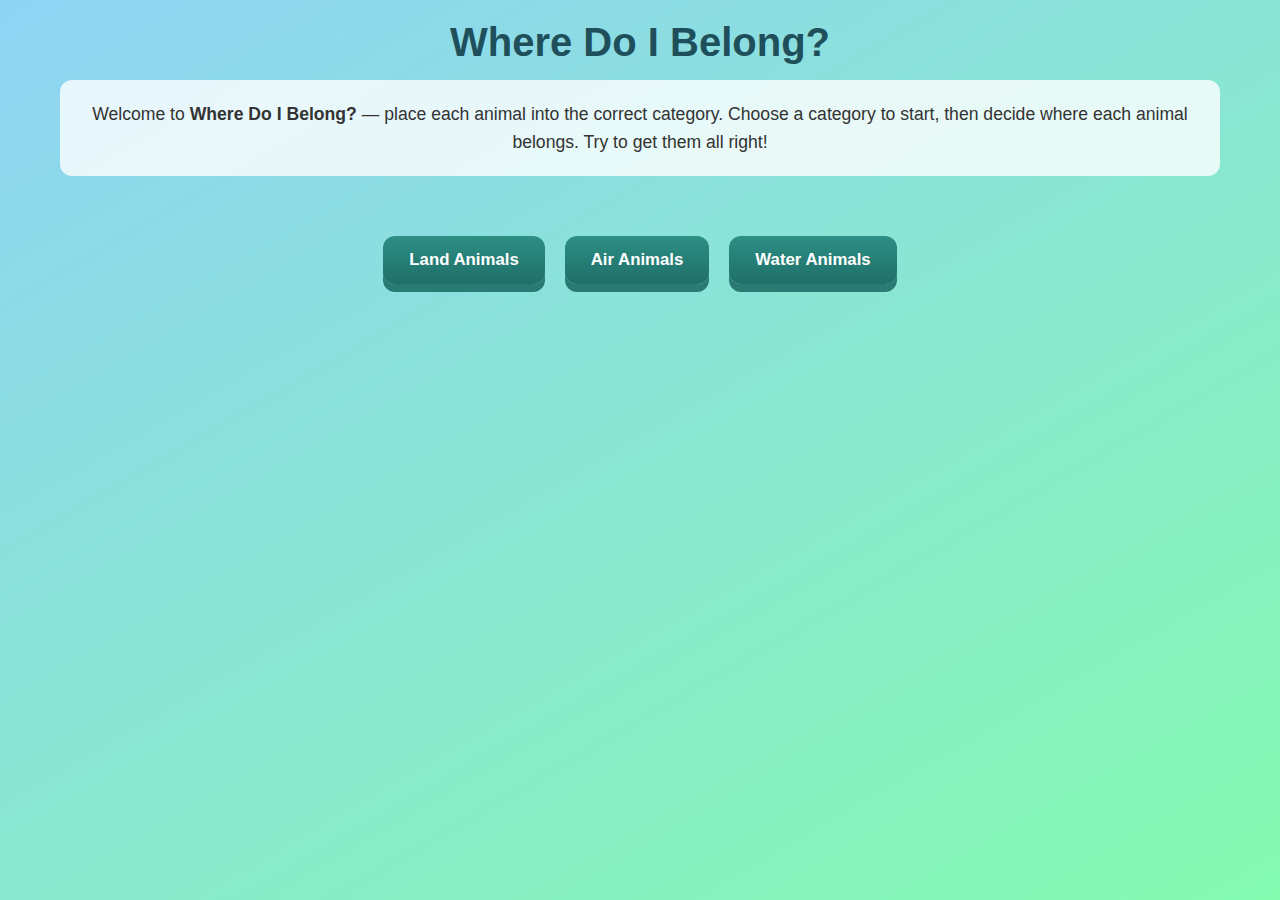
<file: index.html>
<!DOCTYPE html>
<html lang="en">
<head>
    <meta charset="UTF-8">
    <meta name="viewport" content="width=device-width, initial-scale=1.0">
    <title>Animal Guessing Game</title>
    <link rel="stylesheet" href="index.css">
</head>
<body>
    <header class="hero">
        <h1>Where Do I Belong?</h1>
        <p>
            Welcome to <strong>Where Do I Belong?</strong> — place each animal into the correct category.
            Choose a category to start, then decide where each animal belongs. Try to get them all right!
        </p>
        
    </header>

    <div id="category-selection" class="hero-actions" aria-label="Choose category">
        <button class="category-btn" data-target="land animals.html">Land Animals</button>
        <button class="category-btn" data-target="air animals.html">Air Animals</button>
        <button class="category-btn" data-target="water animals.html">Water Animals</button>
    </div>

    <script src="index.js"></script>
</body>
</html>
</file>
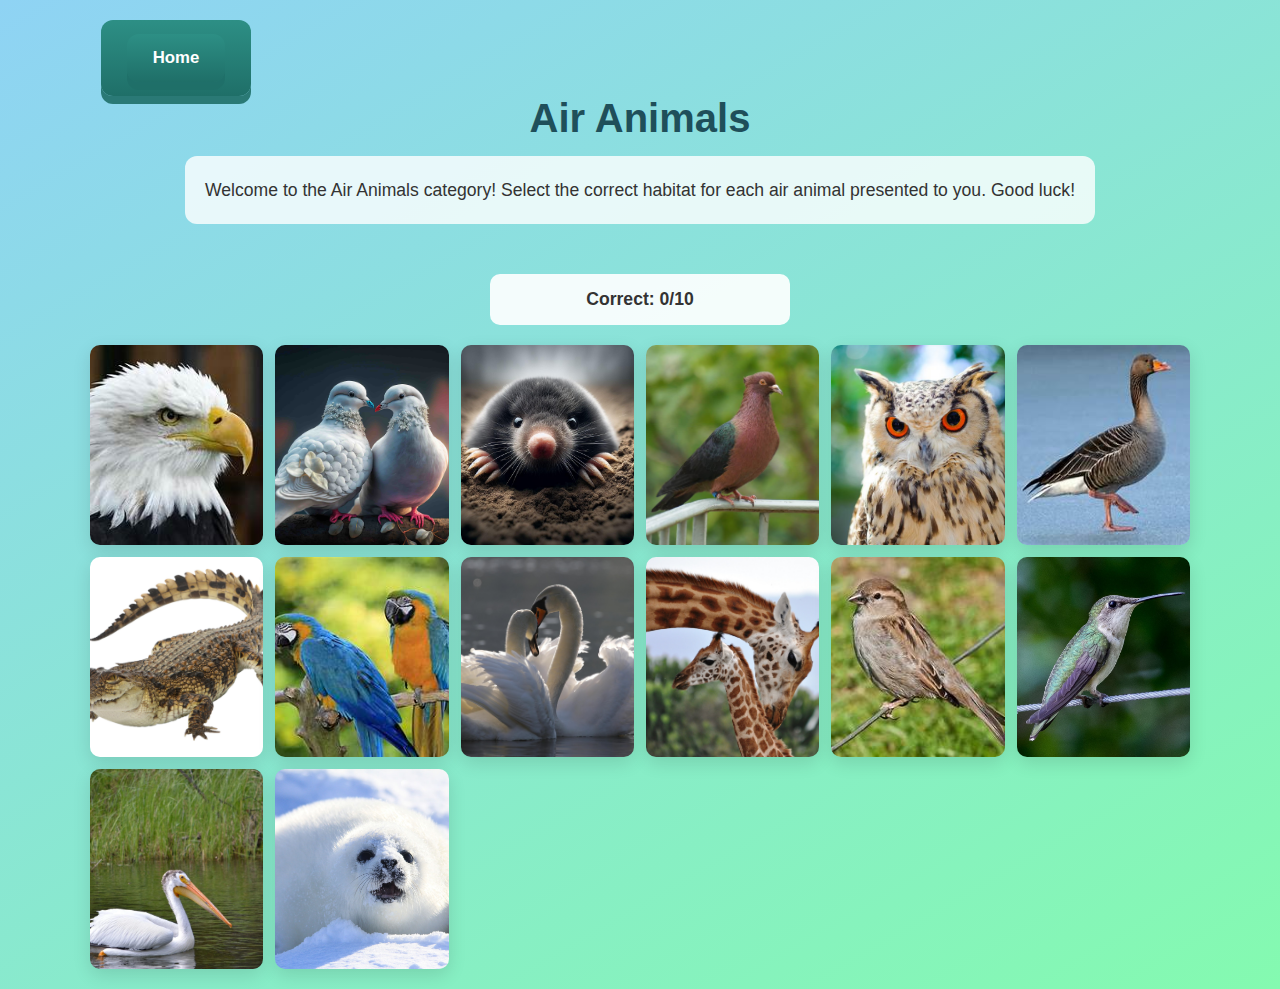
<file: air animals.html>
<!DOCTYPE html>
<html lang="en">
<head>
    <meta charset="UTF-8">
    <meta name="viewport" content="width=device-width, initial-scale=1.0">
    <title>🐦 Air Animals</title>
    <link rel="stylesheet" href="index.css">
    <link rel="icon" type="img" href="background.png">
</head>
<body>
    <div class="btn-home">
      <button class="category-btn" data-target="index.html">Home</button>
    </div>  
    
    <div>
    <h1>Air Animals</h1>
    <p>Welcome to the Air Animals category! Select the correct habitat 
        for each air animal presented to you. Good luck!</p>
    </div>

    <div class="animal-grid">
        <div class="animal-card"><img class="animal-img" src="images/eagle.jfif" alt="Eagle"></div>
        <div class="animal-card"><img class="animal-img" src="images/dove.jpg" alt="Dove"></div>
        <div class="animal-card"><img class="animal-img" src="images/mole.jpg" alt="Mole"></div>
        <div class="animal-card"><img class="animal-img" src="images/pigeon.jpg" alt="Pigeon"></div>
        <div class="animal-card"><img class="animal-img" src="images/owl.jpg" alt="Owl"></div>
        <div class="animal-card"><img class="animal-img" src="images/goose.jfif" alt="Goose"></div>
        <div class="animal-card"><img class="animal-img" src="images/crocodile.jpg" alt="Crocodile"></div>
        <div class="animal-card"><img class="animal-img" src="images/parrot.jfif" alt="Parrot"></div>
        <div class="animal-card"><img class="animal-img" src="images/swan.jpg" alt="Swan"></div>
        <div class="animal-card"><img class="animal-img" src="images/giraffe.jpg" alt="Giraffe"></div>
        <div class="animal-card"><img class="animal-img" src="images/sparrow.jfif" alt="Sparrow"></div>
        <div class="animal-card"><img class="animal-img" src="images/hummingbird.jpg" alt="Hummingbird"></div>
        <div class="animal-card"><img class="animal-img" src="images/pelican.webp" alt="Pelican"></div>
        <div class="animal-card"><img class="animal-img" src="images/seal.avif" alt="Seal"></div>
    </div>

    <script src="index.js"></script>
</body>

</html>
</file>
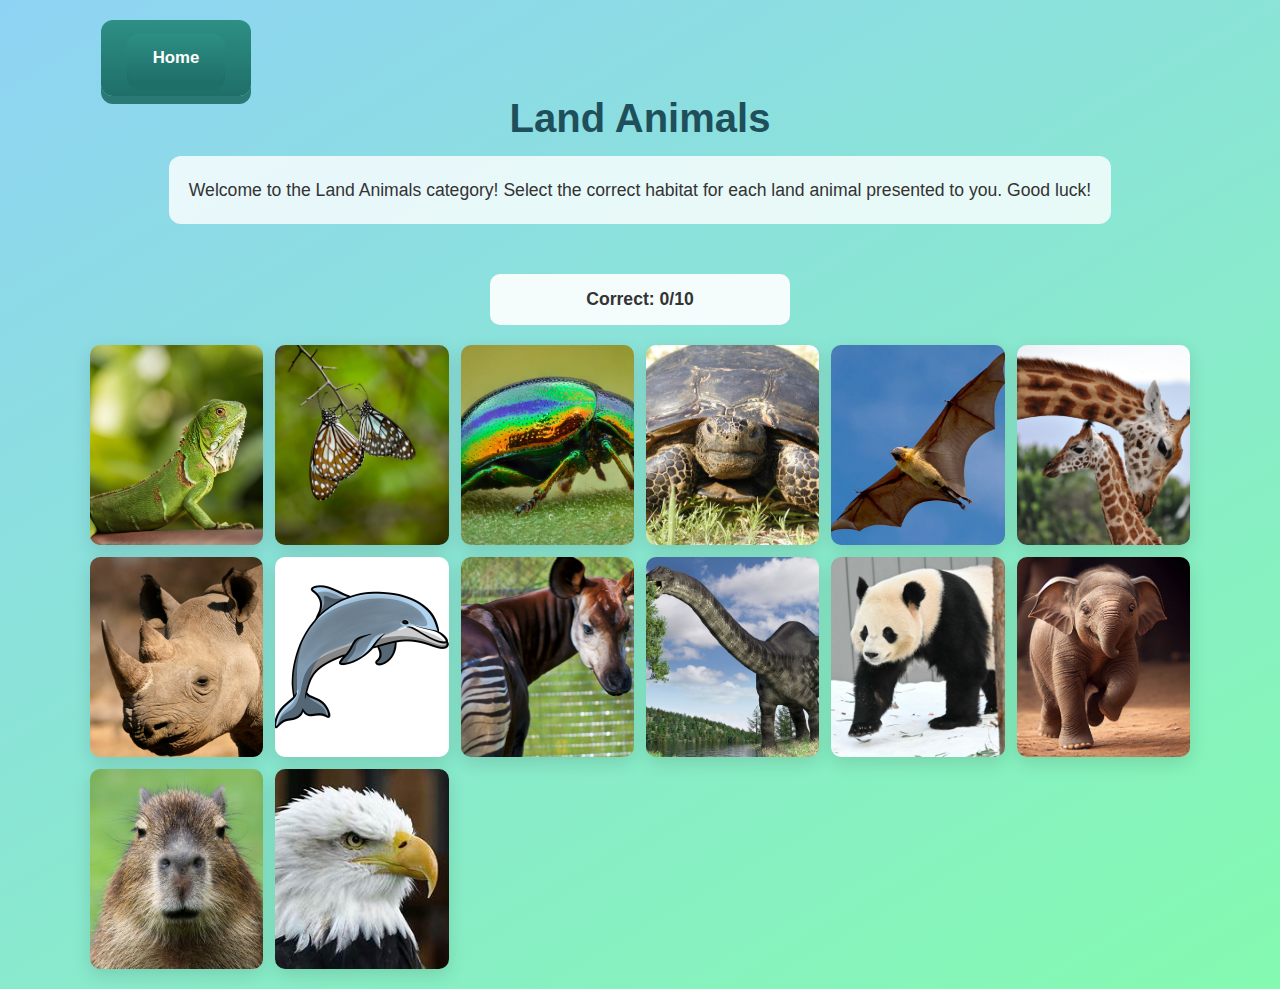
<file: land animals.html>
<!DOCTYPE html>
<html lang="en">
<head>
    <meta charset="UTF-8">
    <meta name="viewport" content="width=device-width, initial-scale=1.0">
    <title> 🐾 Land Animals</title>
    <link rel="stylesheet" href="index.css">
    <link rel="icon" type="img" href="background.png">
</head>
<body>
    <div class="btn-home">
      <button class="category-btn" data-target="index.html">Home</button>
    </div>
   
    <div>
    <h1>Land Animals</h1>
    <p>Welcome to the Land Animals category! Select the correct habitat 
        for each land animal presented to you. Good luck!</p>
    </div>

    <div class="animal-grid">
        <div class="animal-card"><img class="animal-img" src="images/iguana.jpeg" alt="Iguana"></div>
        <div class="animal-card"><img class="animal-img" src="images/butterfly.jpg" alt="Butterfly"></div>
        <div class="animal-card"><img class="animal-img" src="images/beetle.webp" alt="Beetle"></div>
        <div class="animal-card"><img class="animal-img" src="images/tortoise.jpg" alt="Tortoise"></div>
        <div class="animal-card"><img class="animal-img" src="images/bat.webp" alt="Bat"></div>
        <div class="animal-card"><img class="animal-img" src="images/giraffe.jpg" alt="Giraffe"></div>
        <div class="animal-card"><img class="animal-img" src="images/rhinoceros.jpg" alt="Rhinoceros"></div>
        <div class="animal-card"><img class="animal-img" src="images/dolphin.jpg" alt="Dolphin"></div>
        <div class="animal-card"><img class="animal-img" src="images/okapi.jpg" alt="Okapi"></div>
        <div class="animal-card"><img class="animal-img" src="images/brontosaurus.jpeg" alt="Brontosaurus"></div>
        <div class="animal-card"><img class="animal-img" src="images/panda.avif" alt="Panda"></div>
        <div class="animal-card"><img class="animal-img" src="images/elephant.jpeg" alt="Elephant"></div>
        <div class="animal-card"><img class="animal-img" src="images/capybara.jpg" alt="Capybara"></div>
        <div class="animal-card"><img class="animal-img" src="images/eagle.jfif" alt="Eagle"></div>
    </div>

    <script src="index.js"></script>
</body>

</html>
</file>
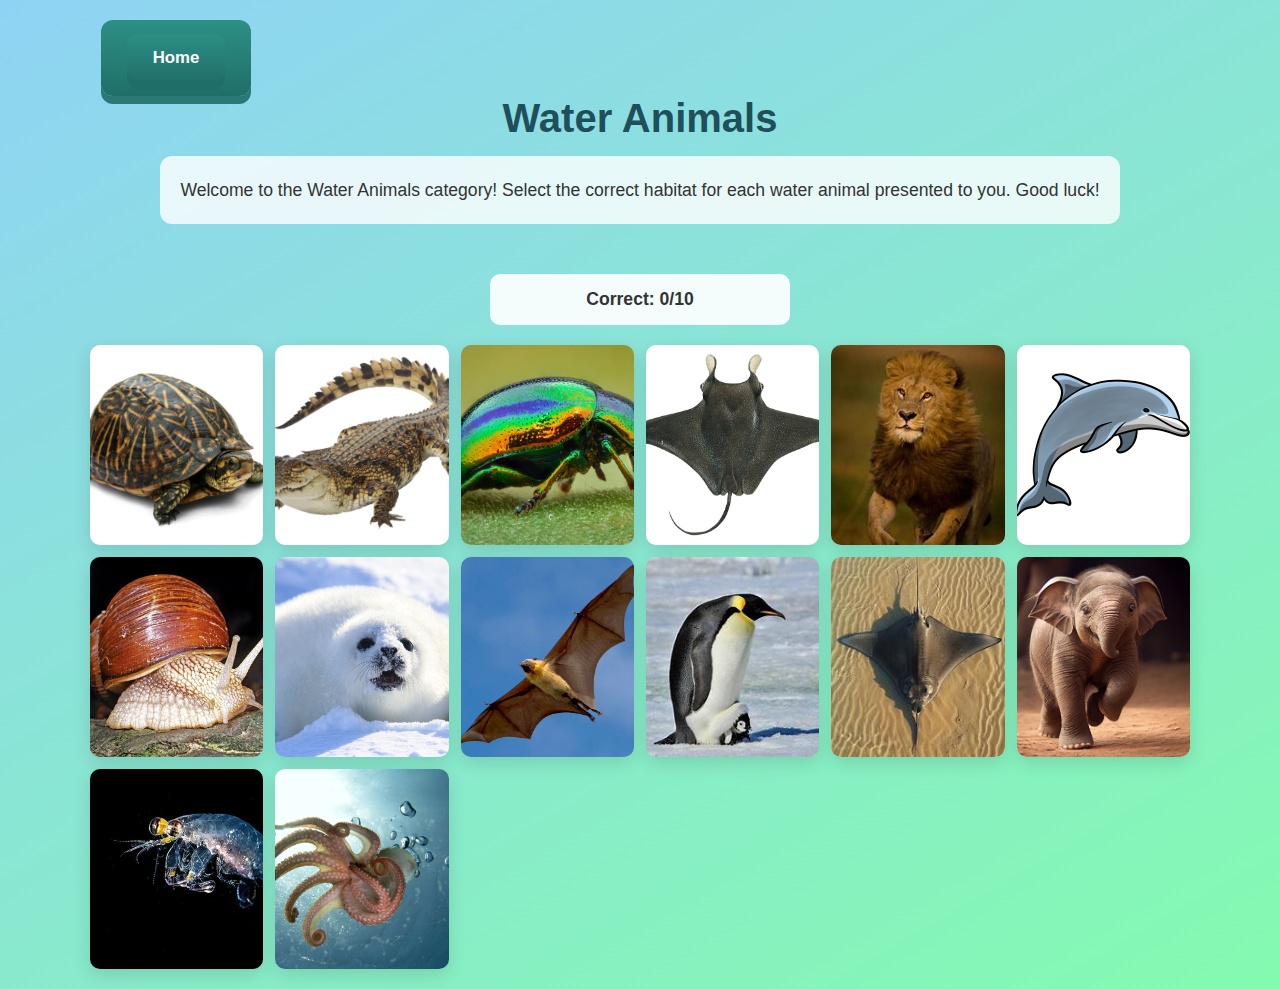
<file: water animals.html>
<!DOCTYPE html>
<html lang="en">
<head>
    <meta charset="UTF-8">
    <meta name="viewport" content="width=device-width, initial-scale=1.0">
    <title> 🐟 Water Animals</title>
    <link rel="stylesheet" href="index.css">
    <link rel="icon" type="img" href="background.png">
</head>
<body>
 <div class="btn-home">
       <button class="category-btn" data-target="index.html">Home</button>
    </div>
    
    <div>
        <h1>Water Animals</h1>
        <p>Welcome to the Water Animals category! Select the correct habitat 
            for each water animal presented to you. Good luck!</p>
    </div>

    <div class="animal-grid">
        <div class="animal-card"><img class="animal-img" src="images/turtle.jpg" alt="Turtle"></div>
        <div class="animal-card"><img class="animal-img" src="images/crocodile.jpg" alt="Crocodile"></div>
        <div class="animal-card"><img class="animal-img" src="images/beetle.webp" alt="Beetle"></div>
        <div class="animal-card"><img class="animal-img" src="images/manta ray.webp" alt="Manta Ray"></div>
        <div class="animal-card"><img class="animal-img" src="images/lion.jfif" alt="Lion"></div>
        <div class="animal-card"><img class="animal-img" src="images/dolphin.jpg" alt="Dolphin"></div>
        <div class="animal-card"><img class="animal-img" src="images/mollusk.webp" alt="Mollusk"></div>
        <div class="animal-card"><img class="animal-img" src="images/seal.avif" alt="Seal"></div>
        <div class="animal-card"><img class="animal-img" src="images/bat.webp" alt="Bat"></div>
        <div class="animal-card"><img class="animal-img" src="images/penguin.jfif" alt="Penguin"></div>
        <div class="animal-card"><img class="animal-img" src="images/stingray.jfif" alt="Stingray"></div>
        <div class="animal-card"><img class="animal-img" src="images/elephant.jpeg" alt="Elephant"></div>
        <div class="animal-card"><img class="animal-img" src="images/plankton.jpg" alt="Plankton"></div>
        <div class="animal-card"><img class="animal-img" src="images/octopus.webp" alt="Octopus"></div>

    </div>

    <script src="index.js"></script>
</body>

</html>
</file>
<file: index.css>
/* Reset some default browser styles */
* {
  margin: 0;
  padding: 0;
  box-sizing: border-box;
  font-family: "Segoe UI", Tahoma, sans-serif;
}

/* Page background */
body {
  min-height: 100vh;
  background: linear-gradient(150deg, #8fd3f4, #84fab0);
  display: flex;
  flex-direction: column;
  align-items: center;
  justify-content: flex-start;
  color: #333;
  text-align: center;
  padding: 20px;
  max-width: 1200px;
  margin: 0 auto;
}

/* Hero section */
.hero {
  margin-bottom: 30px;
}

.hero-actions {
  margin-bottom: 40px;
}

/* Main title */
h1 {
  font-size: clamp(1.8rem, 5vw, 2.5rem);
  margin-bottom: 15px;
  color: #1f4f5a;
}

/* Game description */
p {
  max-width: 100%;
  font-size: clamp(0.95rem, 2.5vw, 1.1rem);
  line-height: 1.6;
  margin-bottom: 30px;
  background: rgba(255, 255, 255, 0.8);
  padding: 20px;
  border-radius: 12px;
}

/* Category selection container */
#category-selection {
  display: flex;
  gap: 20px;
  flex-wrap: wrap;
  justify-content: center;
}
/* Category buttons */
.category-btn {
  appearance: none;
  -webkit-appearance: none;
  border: none;
  cursor: pointer;
  padding: 14px 26px;
  font-size: 1.05rem;
  font-weight: 700;
  color: #fff;
  background: linear-gradient(180deg, #2d8f85, #1f6f68);
  border-radius: 12px;
  box-shadow: 0 8px 0 rgba(31, 111, 104, 0.9);
  transition: transform 0.16s ease, box-shadow 0.16s ease, filter 0.12s ease;
  position: relative;
  overflow: hidden;
}

.category-btn:hover {
  transform: translateY(-3px);
  filter: brightness(1.03);
  box-shadow: 0 12px 0 rgba(31, 111, 104, 0.85);
}
.category-btn:active {
  transform: translateY(2px);
  box-shadow: 0 4px 0 rgba(31, 111, 104, 0.85);
}
.category-btn:focus {
  outline: none;
}
.category-btn:focus-visible {
  box-shadow: 0 0 0 6px rgba(45, 143, 133, 0.12),
    0 12px 0 rgba(31, 111, 104, 0.85);
}

/* Accessible focus ring */
#category-selection a:focus {
  outline: none;
}
#category-selection a:focus-visible {
  box-shadow: 0 0 0 6px rgba(45, 143, 133, 0.14), 0 8px 0 #1f6f68;
}

/* Animal image sizing and grid */
.animal-grid {
  display: grid;
  grid-template-columns: repeat(6, minmax(160px, 1fr));
  gap: 12px;
  justify-content: center;
  align-items: start;
  width: 100%;
  max-width: 1100px;
}
.animal-card {
  width: 100%;
}
.animal-img {
  width: 100%;
  height: clamp(69px, 18vw, 200px);
  object-fit: cover;
  border-radius: 10px;
  box-shadow: 0 6px 18px rgba(0, 0, 0, 0.12);
  display: block;
}

/* Responsive: 2 columns on medium screens, 1 column on small screens */
@media (max-width: 900px) {
  .animal-grid {
    grid-template-columns: repeat(2, minmax(140px, 1fr));
  }
}
@media (max-width: 480px) {
  .animal-grid {
    grid-template-columns: 1fr;
  }
}

/* Back link styling */
.back-link {
  align-self: flex-start;
  margin-bottom: 20px;
  display: inline-block;
}

.back-link a {
  color: #1f4f5a;
  text-decoration: none;
  font-weight: 600;
  font-size: 1rem;
  padding: 8px 16px;
  border-radius: 8px;
  transition: background 0.3s ease, color 0.3s ease;
}

.back-link a:hover {
  background: rgba(255, 255, 255, 0.6);
  color: #0d2a30;
}

.back-link a:focus-visible {
  outline: 2px solid #1f4f5a;
  outline-offset: 4px;
}

/* Responsive text scaling */
@media (max-width: 600px) {
  h1 {
    font-size: 2rem;
  }

  p {
    font-size: 1rem;
  }

  #category-selection a {
    width: 100%;
    max-width: 250px;
  }
}

/* home btn */
.btn-home {
  appearance: none;
  -webkit-appearance: none;
  border: none;
  cursor: pointer;
  padding: 14px 26px;
  font-size: 1.05rem;
  font-weight: 700;
  color: #fff;
  background: linear-gradient(180deg, #2d8f85, #1f6f68);
  border-radius: 12px;
  box-shadow: 0 8px 0 rgba(31, 111, 104, 0.9);
  transition: transform 0.16s ease, box-shadow 0.16s ease, filter 0.12s ease;
  position: relative;
  overflow: hidden;
  margin-left: -80%;
}

.btn-home:hover {
  transform: translateY(-3px);
  filter: brightness(1.03);
  box-shadow: 0 12px 0 rgba(31, 111, 104, 0.85);
}
.btn-home:active {
  transform: translateY(2px);
  box-shadow: 0 4px 0 rgba(31, 111, 104, 0.85);
}
.btn-home:focus {
  outline: none;
}
.btn-home:focus-visible {
  box-shadow: 0 0 0 6px rgba(45, 143, 133, 0.12),
    0 12px 0 rgba(31, 111, 104, 0.85);
}

.btn-home a {
  text-decoration: none;
  color: inherit;
}
</file>
